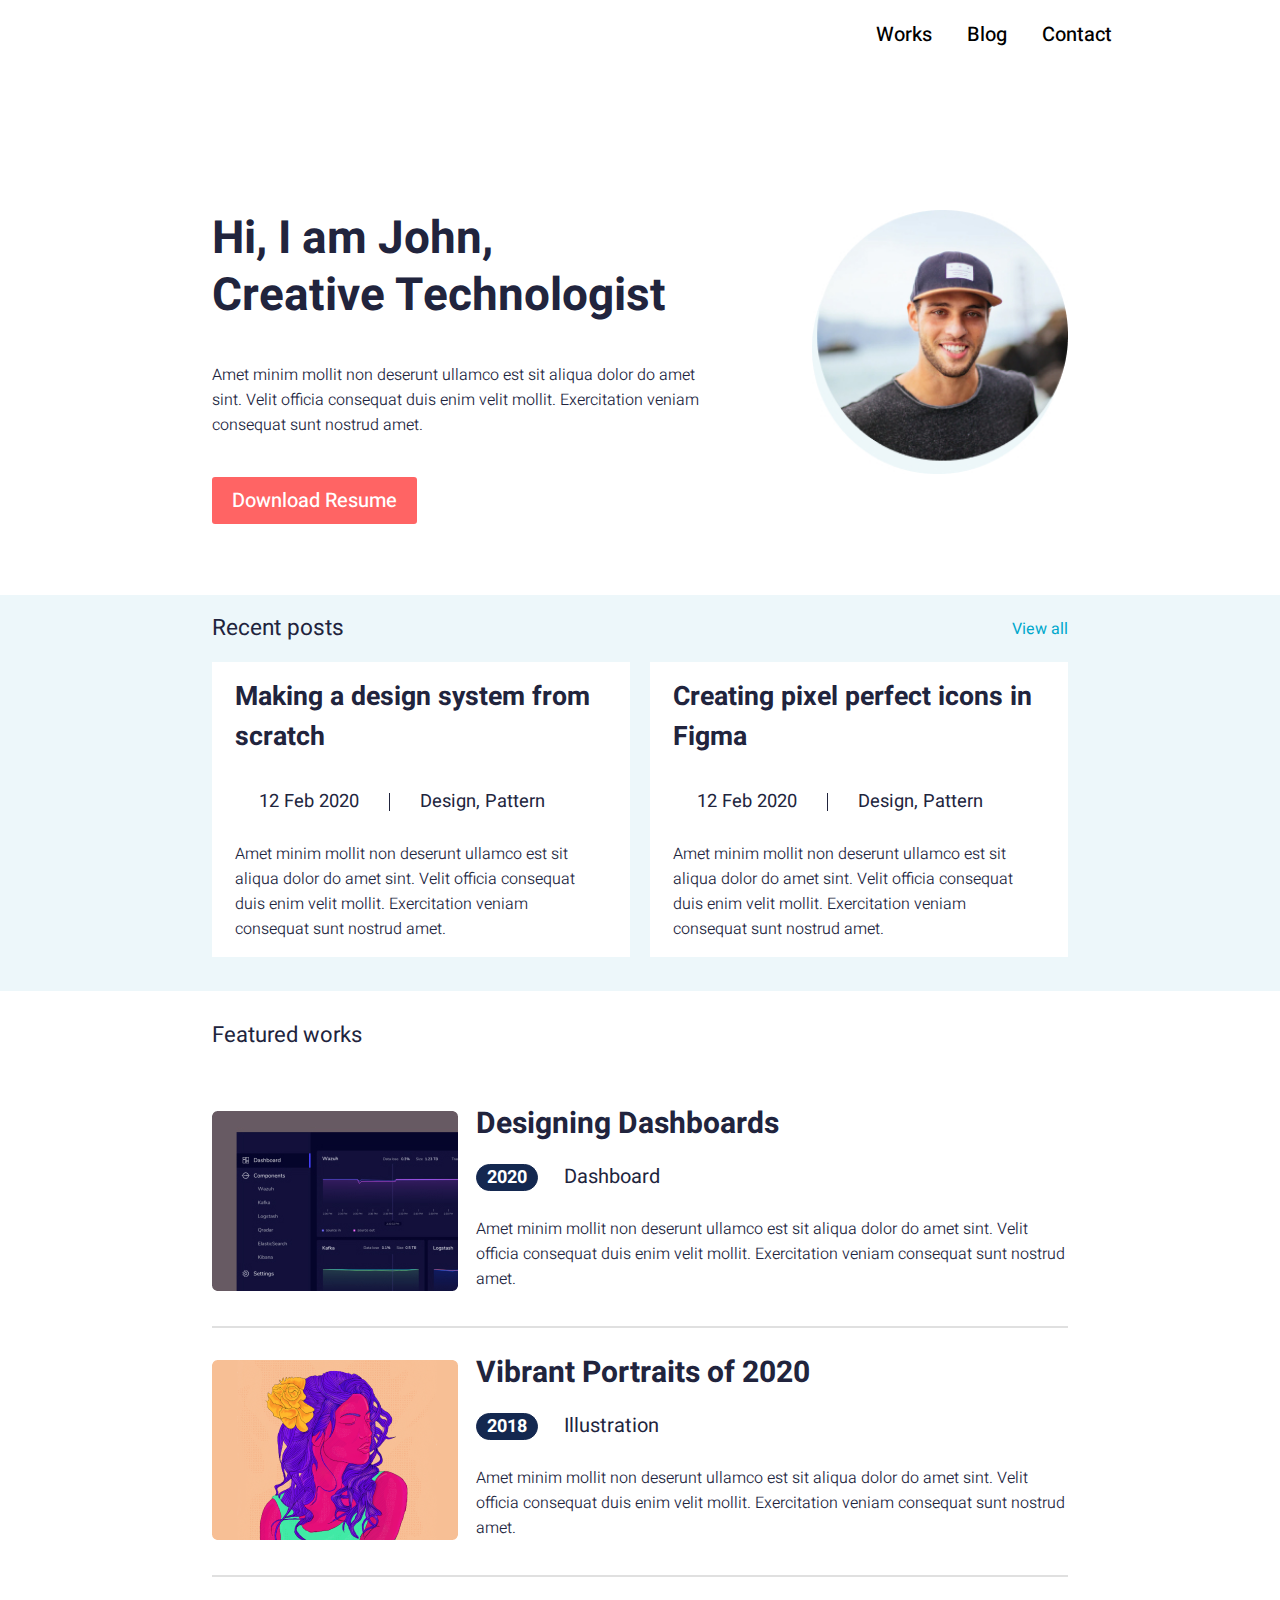
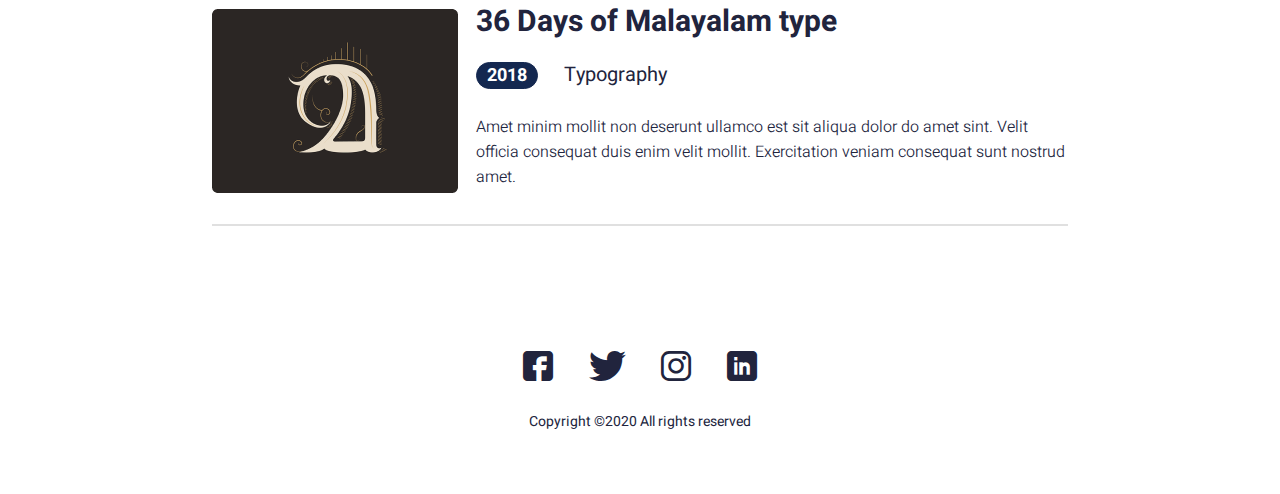
<file: index.html>
<!DOCTYPE html>
<html lang="en">

<head>
	<meta charset="UTF-8">
	<!-- <meta http-equiv="X-UA-Compatible" content="IE=edge"> -->
	<!-- <meta name="viewport" content="width=device-width, initial-scale=1, shrink-to-fit=no"> -->
	<link rel="stylesheet" type="text/css" href="css/style.css" />
	<link rel="stylesheet" type="text/css" href="css/iconsfont.css" />
	<!-- <meta name="viewport" content="width=device-width"> -->
	<title>HomePage</title>
</head>

<body class="body all">
	<header class="header">
		<div class="header__wrapper wrapper">
			<div class="header__container container">
				<div class="header__top">
					<ul class="header__menu">
						<li class="header__points"><a class="header__link" href="works.html">Works</a></li>
						<li class="header__points"><a class="header__link" href="blog.html">Blog</a>
						</li>
						<li class="header__points"><a class="header__link" href="#yak_contact">Contact</a></li>
					</ul>
				</div>
			</div>
		</div>
	</header>
	<div class="hi">
		<div class="hi__wrapper wrapper ">
			<div class="hi__container container">
				<div class="hi__down">
					<div class="hi__text">
						<div class="hi__heading heading">Hi, I am John, <br>	
							Creative Technologist</div>
						<div class="hi__paragraph">
							Amet minim mollit non deserunt ullamco est sit aliqua dolor do amet
							sint. Velit
							officia consequat
							duis enim velit mollit. Exercitation veniam consequat sunt
							nostrud amet.
						</div>
						<div class="hi__button">
							<a href="" class="hi__download">Download Resume</a>
						</div>
					</div>
					<div class="hi__photo">
						<img class="hi__avatar" src="img/avtor.jpg" alt="">
					</div>
				</div>
			</div>
		</div>
	</div>
	<div class="recent-posts">
		<div class="recent-posts__wrapper wrapper">
			<div class="recent-posts__container container">
				<div class="recent-posts__points points">
					<div class="recent-posts__name">Recent posts</div>
					<a class="recent-posts__view-all" href="">View all</a>
				</div>
				<div class="recent-posts__cards">
					<div class="recent-posts__card">
						<div class="recent-posts__card-heading heading">Making a design system from scratch</div>
						<div class="recent-posts__date-and-subject">
							<div class="recent-posts__date">12 Feb 2020</div>
							<div class="recent-posts__subject">Design, Pattern</div>
						</div>
						<div class="recent-posts__card-paragraph paragraph">Amet minim mollit non deserunt ullamco est
							sit
							aliqua
							dolor do amet sint. Velit officia consequat duis enim velit mollit. Exercitation veniam
							consequat
							sunt
							nostrud amet.</div>
					</div>
					<div class="recent-posts__card">
						<div class="recent-posts__card-heading heading">Creating pixel perfect icons in Figma</div>
						<div class="recent-posts__date-and-subject">
							<div class="recent-posts__date">12 Feb 2020</div>
							<div class="recent-posts__subject">Design, Pattern</div>
						</div>
						<div class="recent-posts__card-paragraph paragraph">Amet minim mollit non deserunt ullamco est
							sit
							aliqua
							dolor
							do amet sint. Velit officia consequat duis enim velit mollit. Exercitation veniam consequat
							sunt
							nostrud
							amet.</div>
					</div>
				</div>
			</div>
		</div>
	</div>
	<div class="featured-works">
		<div class="featured-works__wrapper wrapper">
			<div class="featured-works__container container">
				<div class="featured-works__subtitle subtitle">Featured works</div>
				<div class="featured-works__work">
					<div class="featured-works__photo">
						<img src="/img/work1.jpg" alt="">
					</div>
					<div class="featured-works__cards">
						<div class="featured-works__container-cards">
							<div class="featured-works__heading heading">Designing Dashboards</div>
							<div class="featured-works__date-and-subject">
								<div class="featured-works__date">2020</div>
								<div class="featured-works__subject">Dashboard</div>
							</div>
							<div class="featured-works__card-paragraph paragraph">Amet minim mollit non deserunt ullamco est
								sit
								aliqua
								dolor do amet sint. Velit officia consequat duis enim velit mollit. Exercitation veniam
								consequat
								sunt
								nostrud amet.</div>
						</div>
					</div>
				</div>
				<div class="featured-works__work">
					<div class="featured-works__photo">
						<img src="/img/work2.png" alt="">
					</div>
					<div class="featured-works__cards">
						<div class="featured-works__container-cards">
							<div class="featured-works__heading heading">Vibrant Portraits of 2020</div>
							<div class="featured-works__date-and-subject">
								<div class="featured-works__date">2018</div>
								<div class="featured-works__subject">Illustration</div>
							</div>
							<div class="featured-works__card-paragraph paragraph">Amet minim mollit non deserunt ullamco est
								sit
								aliqua
								dolor do amet sint. Velit officia consequat duis enim velit mollit. Exercitation veniam
								consequat
								sunt
								nostrud amet.</div>
						</div>
					</div>
				</div>
				<div class="featured-works__work">
					<div class="featured-works__photo">
						<img src="/img/work3.png" alt="">
					</div>
					<div class="featured-works__cards">
						<div class="featured-works__container-cards">
							<div class="featured-works__heading heading">36 Days of Malayalam type</div>
							<div class="featured-works__date-and-subject">
								<div class="featured-works__date">2018</div>
								<div class="featured-works__subject">Typography</div>
							</div>
							<div class="featured-works__card-paragraph paragraph">Amet minim mollit non deserunt ullamco est
								sit
								aliqua
								dolor do amet sint. Velit officia consequat duis enim velit mollit. Exercitation veniam
								consequat
								sunt
								nostrud amet.</div>
						</div>
					</div>
				</div>
			</div>
		</div>
	</div>
	<footer class="footer">
		<div id="yak_contact"></div>
		<div class="footer__wrapper wrapper">
			<div class="footer__container container">
				<div class="footer__group">
					<div class="footer__icons-container">
						<div class="footer__icons">
							<a href="" class="footer__icon _icon-fb"></a>
							<a href="" class="footer__icon _icon-Group"></a>
							<a href="" class="footer__icon _icon-insta"></a>
							<a href="" class="footer__icon _icon-Linkedin"></a>
						</div>
					</div>
					<div class="footer__copyright">
						Copyright ©2020 All rights reserved
					</div>
				</div>
			</div>
		</div>
	</footer>
</body>

</html>
</file>
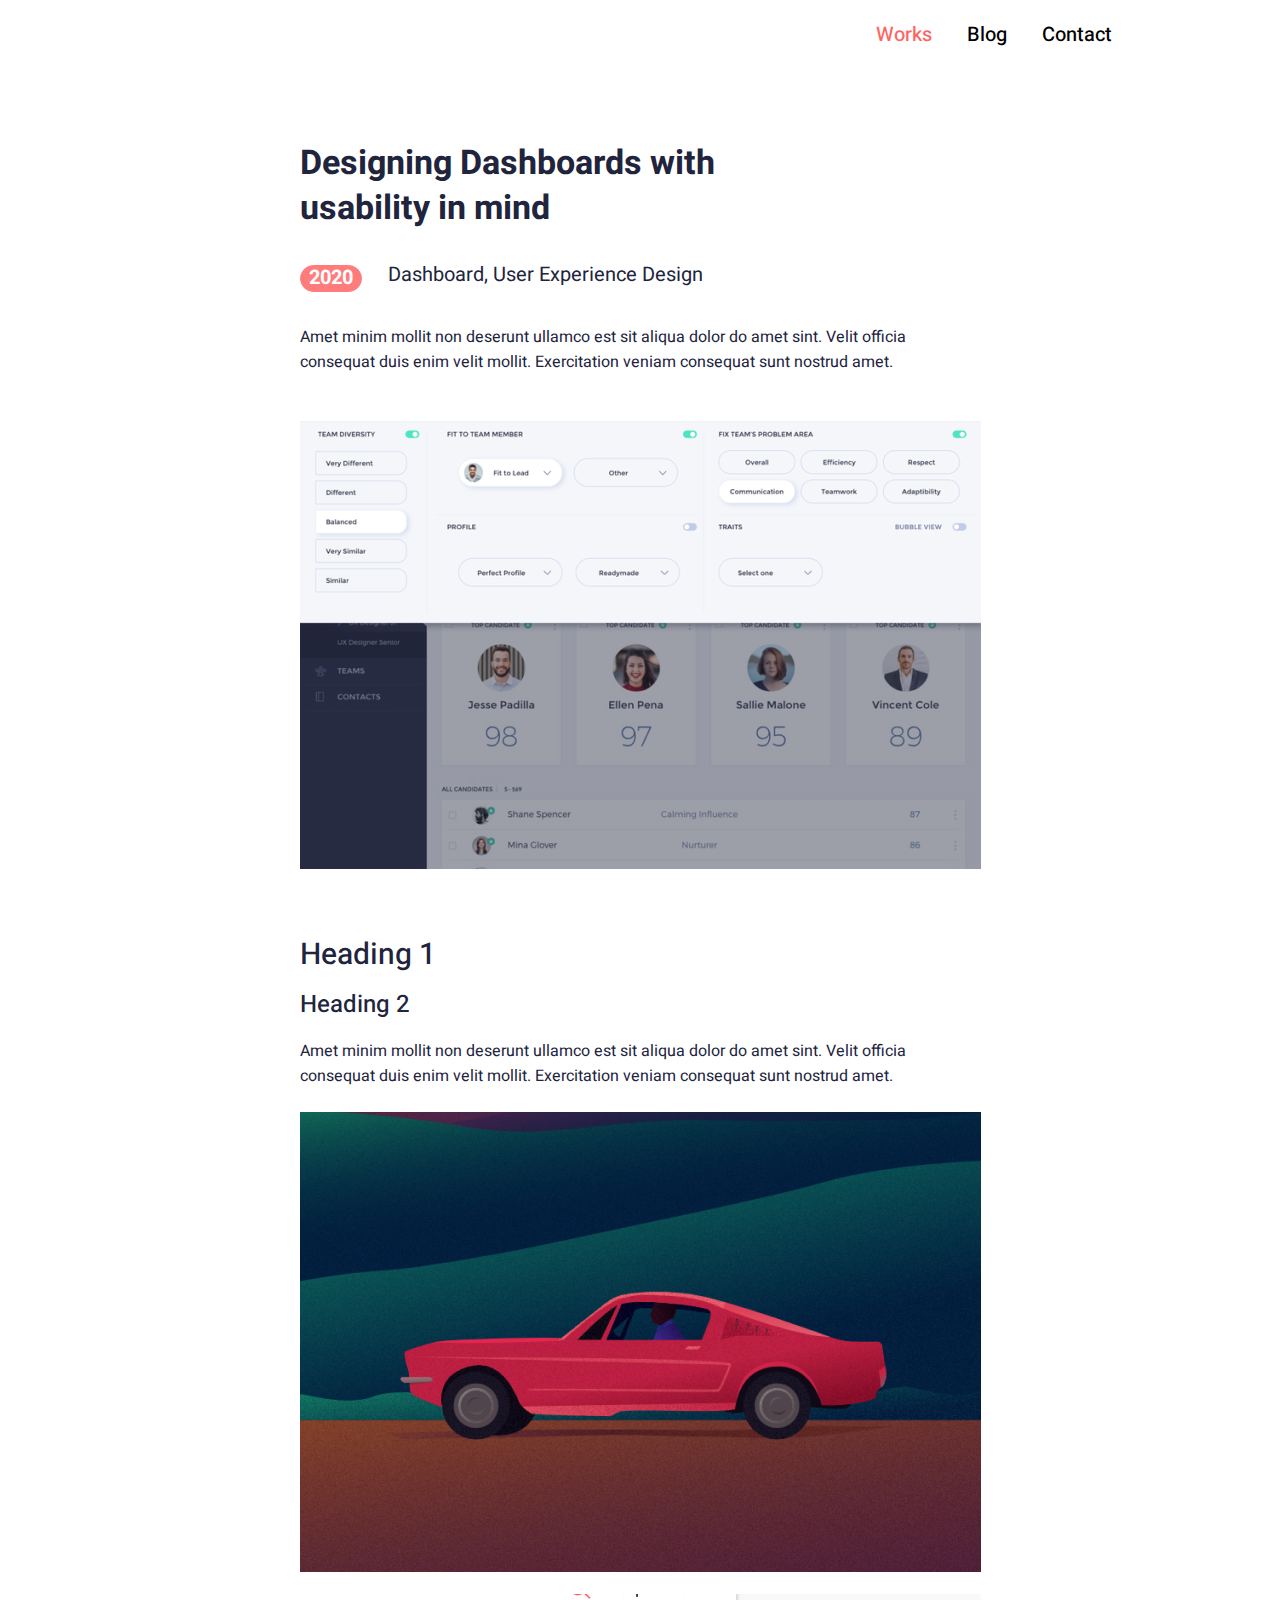
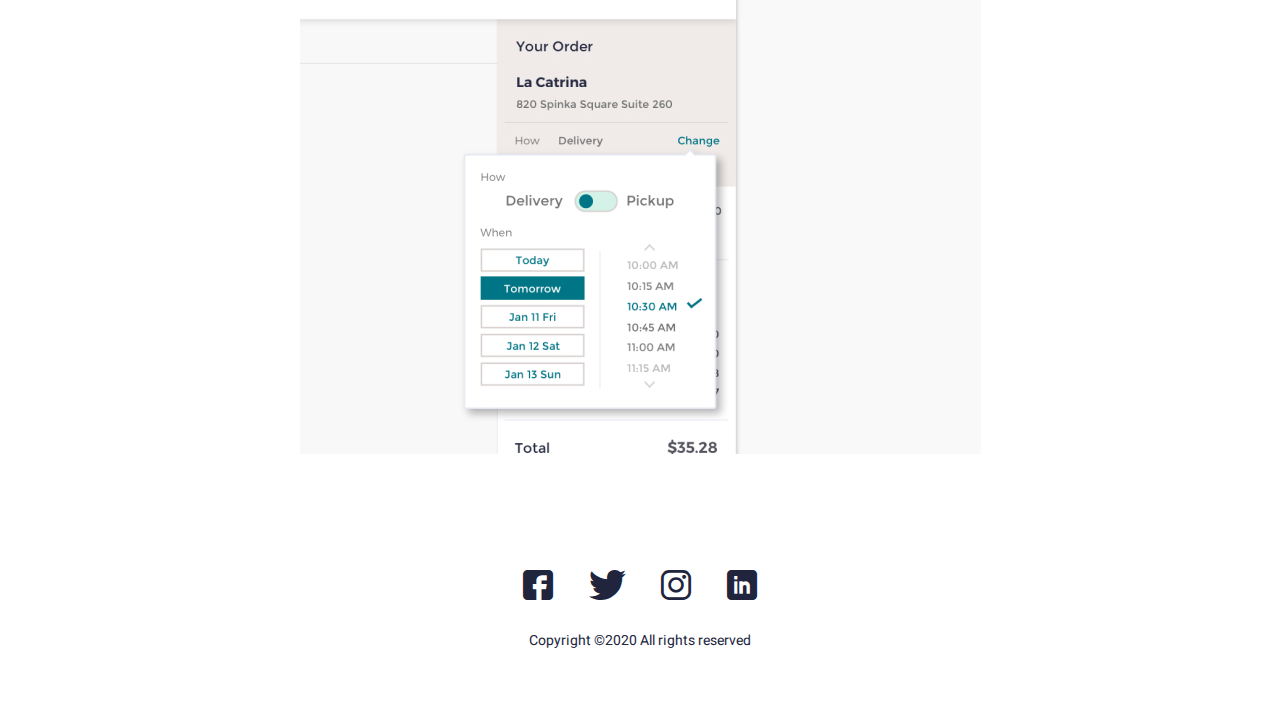
<file: Designing.html>
<!DOCTYPE html>
<html lang="en">

<head>
	<meta charset="UTF-8">
	<!-- <meta http-equiv="X-UA-Compatible" content="IE=edge"> -->
	<!-- <meta name="viewport" content="width=device-width, initial-scale=1, shrink-to-fit=no"> -->
	<link rel="stylesheet" type="text/css" href="css/style.css" />
	<link rel="stylesheet" type="text/css" href="css/iconsfont.css" />
	<!-- <meta name="viewport" content="width=device-width"> -->
	<title>HomePage</title>
</head>

<body class="body all">
	<header class="header">
		<div class="header__wrapper wrapper">
			<div class="header__container container">
				<div class="header__top">
					<ul class="header__menu">
						<li class="header__points"><a class="header__link active" href="works.html">Works</a></li>
						<li class="header__points"><a class="header__link" href="blog.html">Blog</a>
						</li>
						<li class="header__points"><a class="header__link" href="#yak_contact">Contact</a></li>
					</ul>
				</div>
			</div>
		</div>
	</header>
	<div class="works-designing">
		<div class="works-designing__wrapper">
			<div class="works-designing__container container">
				<div class="works-designing__card card-1">
					<div class="works-designing__heading">Designing Dashboards with usability in mind</div>
					<div class="works-designing__date-and-subject">
						<div class="works-designing__date">2020</div>
						<div class="works-designing__subject">Dashboard, User Experience Design</div>
					</div>
					<div class="works-designing__paragraph">Amet minim mollit non deserunt ullamco est sit aliqua dolor do
						amet sint. Velit officia consequat duis enim velit mollit. Exercitation veniam consequat sunt nostrud
						amet.</div>
						<div class="works-designing__photo"><img src="/img/designed.jpg" alt=""></div>
				</div>
				<div class="works-designing__card card-2">
					<div class="works-designing__heading-1">Heading 1</div>
					<div class="works-designing__heading-2">Heading 2</div>
					<div class="works-designing__paragraph">Amet minim mollit non deserunt ullamco est sit aliqua dolor do
						amet sint. Velit officia consequat duis enim velit mollit. Exercitation veniam consequat sunt nostrud
						amet.</div>
						<div class="works-designing__photo photo"><img src="/img/car.jpg" alt=""></div>
						<div class="works-designing__photo photo"><img src="/img/order.jpg" alt=""></div>
				</div>
			</div>
		</div>
	</div>
	</div>
	</div>
	</div>
	</div>
	<footer class="footer">
		<div id="yak_contact"></div>
		<div class="footer__wrapper wrapper">
			<div class="footer__container container">
				<div class="footer__group">
					<div class="footer__icons-container">
						<div class="footer__icons">
							<a href="" class="footer__icon _icon-fb"></a>
							<a href="" class="footer__icon _icon-Group"></a>
							<a href="" class="footer__icon _icon-insta"></a>
							<a href="" class="footer__icon _icon-Linkedin"></a>
						</div>
					</div>
					<div class="footer__copyright">
						Copyright ©2020 All rights reserved
					</div>
				</div>
			</div>
		</div>
	</footer>
</body>

</html>
</file>
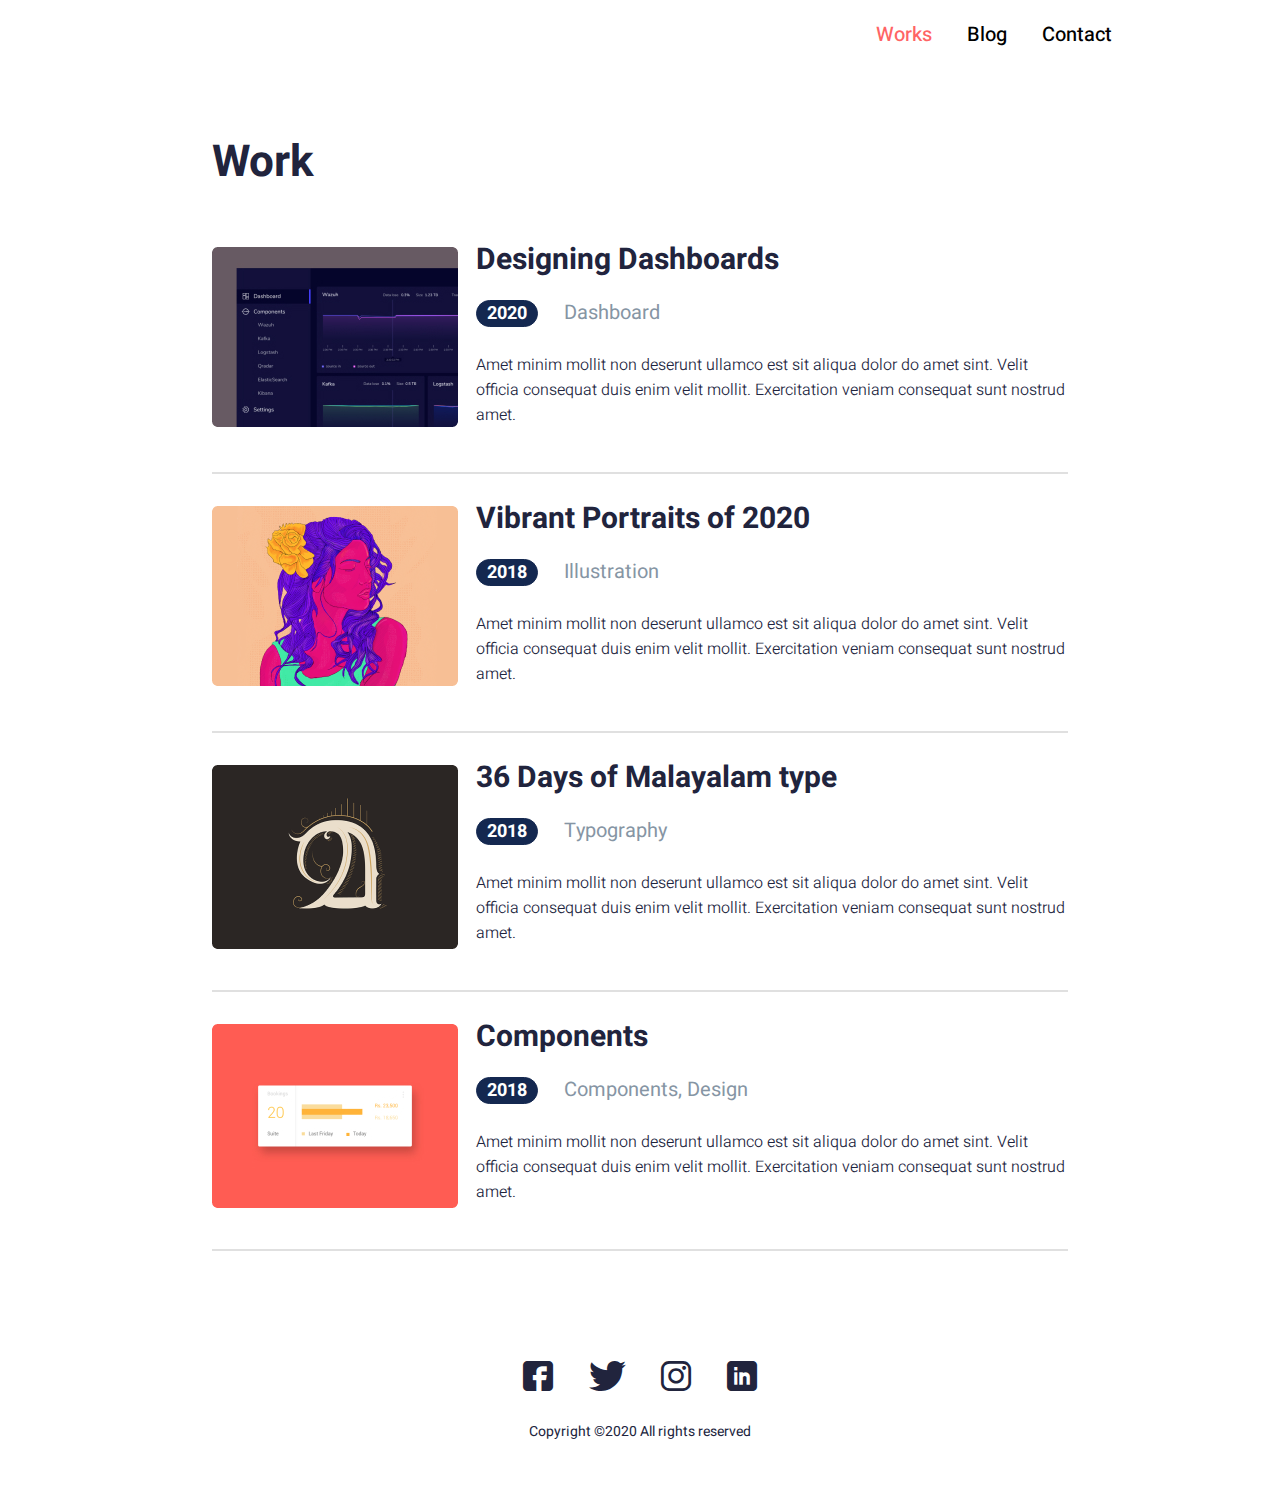
<file: works.html>
<!DOCTYPE html>
<html lang="en">

<head>
	<meta charset="UTF-8">
	<!-- <meta http-equiv="X-UA-Compatible" content="IE=edge"> -->
	<!-- <meta name="viewport" content="width=device-width, initial-scale=1, shrink-to-fit=no"> -->
	<link rel="stylesheet" type="text/css" href="css/style.css" />
	<link rel="stylesheet" type="text/css" href="css/iconsfont.css" />
	<!-- <meta name="viewport" content="width=device-width"> -->
	<title>HomePage</title>
</head>

<body class="body all">
	<header class="header">
		<div class="header__wrapper wrapper">
			<div class="header__container container">
				<div class="header__top">
					<ul class="header__menu">
						<li class="header__points"><a class="header__link active" href="works.html">Works</a></li>
						<li class="header__points"><a class="header__link" href="blog.html">Blog</a>
						</li>
						<li class="header__points"><a class="header__link" href="#yak_contact">Contact</a></li>
					</ul>
				</div>
			</div>
		</div>
	</header>
	<div class="works">
		<div class="works__wrapper wrapper">
			<div class="works__container container">
				<div class="works__title title">Work</div>
				<div class="works__work">
					<div class="works__photo">
						<img src="/img/work1.jpg" alt="">
					</div>
					<div class="works__cards">
						<div class="works__container-cards">
							<div class="works__heading heading"><a class="works__link" href="Designing.html">Designing
									Dashboards</a></div>
							<div class="works__date-and-subject">
								<div class="works__date">2020</div>
								<div class="works__subject">Dashboard</div>
							</div>
							<div class="works__card-paragraph paragraph">Amet minim mollit non deserunt ullamco est
								sit
								aliqua
								dolor do amet sint. Velit officia consequat duis enim velit mollit. Exercitation veniam
								consequat
								sunt
								nostrud amet.</div>
						</div>
					</div>
				</div>
				<div class="works__work">
					<div class="works__photo">
						<img src="/img/work2.png" alt="">
					</div>
					<div class="works__cards">
						<div class="works__container-cards">
							<div class="works__heading heading"><a class="works__link" href="">Vibrant Portraits of 2020</a>
							</div>
							<div class="works__date-and-subject">
								<div class="works__date">2018</div>
								<div class="works__subject">Illustration</div>
							</div>
							<div class="works__card-paragraph paragraph">Amet minim mollit non deserunt ullamco est
								sit
								aliqua
								dolor do amet sint. Velit officia consequat duis enim velit mollit. Exercitation veniam
								consequat
								sunt
								nostrud amet.</div>
						</div>
					</div>
				</div>
				<div class="works__work">
					<div class="works__photo">
						<img src="/img/work3.png" alt="">
					</div>
					<div class="works__cards">
						<div class="works__container-cards">
							<div class="works__heading heading"><a class="works__link" href="">36 Days of Malayalam type</a>
							</div>
							<div class="works__date-and-subject">
								<div class="works__date">2018</div>
								<div class="works__subject">Typography</div>
							</div>
							<div class="works__card-paragraph paragraph">Amet minim mollit non deserunt ullamco est
								sit
								aliqua
								dolor do amet sint. Velit officia consequat duis enim velit mollit. Exercitation veniam
								consequat
								sunt
								nostrud amet.</div>
						</div>
					</div>
				</div>
				<div class="works__work">
					<div class="works__photo">
						<img src="/img/work4.jpg" alt="">
					</div>
					<div class="works__cards">
						<div class="works__container-cards">
							<div class="works__heading heading"><a class="works__link" href="">Components</a></div>
							<div class="works__date-and-subject">
								<div class="works__date">2018</div>
								<div class="works__subject">Components, Design</div>
							</div>
							<div class="works__card-paragraph paragraph">Amet minim mollit non deserunt ullamco est
								sit
								aliqua
								dolor do amet sint. Velit officia consequat duis enim velit mollit. Exercitation veniam
								consequat
								sunt
								nostrud amet.</div>
						</div>
					</div>
				</div>
			</div>
		</div>
	</div>
	</div>
	</div>
	</div>
	<footer class="footer">
		<div id="yak_contact"></div>
		<div class="footer__wrapper wrapper">
			<div class="footer__container container">
				<div class="footer__group">
					<div class="footer__icons-container">
						<div class="footer__icons">
							<a href="" class="footer__icon _icon-fb"></a>
							<a href="" class="footer__icon _icon-Group"></a>
							<a href="" class="footer__icon _icon-insta"></a>
							<a href="" class="footer__icon _icon-Linkedin"></a>
						</div>
					</div>
					<div class="footer__copyright">
						Copyright ©2020 All rights reserved
					</div>
				</div>
			</div>
		</div>
	</footer>
</body>

</html>
</file>
<file: css/style.css>
@charset "UTF-8";
@import url(https://fonts.googleapis.com/css?family=Heebo:regular,500,700,900&display=swap);
* {
  padding: 0;
  margin: 0;
  border: 0;
}

*,
*:before,
*:after {
  -webkit-box-sizing: border-box;
  box-sizing: border-box;
}

:focus,
:active {
  outline: none;
}

a:focus,
a:active {
  outline: none;
}

nav,
footer,
header,
aside {
  display: block;
}

html,
body {
  height: 100%;
  width: 100%;
  font-size: 100%;
  line-height: 1;
  font-size: 14px;
  -ms-text-size-adjust: 100%;
  -moz-text-size-adjust: 100%;
  -webkit-text-size-adjust: 100%;
}

input,
button,
textarea {
  font-family: inherit;
}

input::-ms-clear {
  display: none;
}

/*убирает крестик в поле интернет эксплоуэр*/
button {
  cursor: pointer;
}

button::-moz-focus-inner {
  padding: 0;
  border: 0;
}

/*убирает лишние отступы и пробелы в кнопкахбраузера фокс*/
a,
a:visited {
  text-decoration: none;
}

a:hover {
  text-decoration: none;
}

ul li {
  list-style: none;
}

img {
  vertical-align: top;
}

h1,
h2,
h3,
h4,
h5,
h6 {
  font-size: inherit;
  font-weight: 400;
}

.header__menu {
  text-align: center;
  padding: 0;
  display: -webkit-box;
  display: -ms-flexbox;
  display: flex;
  -webkit-box-pack: justify;
      -ms-flex-pack: justify;
          justify-content: space-between;
  min-width: 236px;
}

.header__container {
  min-width: 944px;
}

.header__top {
  height: 70px;
  display: -webkit-box;
  display: -ms-flexbox;
  display: flex;
  -webkit-box-pack: end;
      -ms-flex-pack: end;
          justify-content: flex-end;
  -webkit-box-align: center;
      -ms-flex-align: center;
          align-items: center;
}

.header__content {
  -webkit-box-flex: 1;
      -ms-flex: 1 1 auto;
          flex: 1 1 auto;
}

.header__points {
  list-style-type: none;
}

.header__link {
  text-decoration: none;
  font-size: 20px;
  font-weight: 500;
  color: black;
}

.hi__down {
  padding-top: 140px;
  display: -webkit-box;
  display: -ms-flexbox;
  display: flex;
  min-height: 386px;
}

.hi__text {
  margin: 0px 109px 0px 0px;
  word-break: keep-all;
  display: -webkit-box;
  display: -ms-flexbox;
  display: flex;
  -webkit-box-orient: vertical;
  -webkit-box-direction: normal;
      -ms-flex-direction: column;
          flex-direction: column;
  -webkit-box-pack: justify;
      -ms-flex-pack: justify;
          justify-content: space-between;
  min-height: 385px;
  text-align: left;
}

@media (max-width: 868px) {
  .hi__text {
    margin-right: 0px 0px 0px 0px;
  }
}

.hi__heading {
  min-width: 440px;
  font-size: 44px;
  line-height: 125%;
  font-size: calc(32px + 12 * ((100vw - 320px) / 832));
}

.hi__paragraph {
  font-size: 16px;
  font-weight: 300;
  min-height: 66px;
  line-height: 25px;
}

.hi__photo {
  pointer-events: none;
  -webkit-box-flex: 0;
      -ms-flex: 0 0 243px;
          flex: 0 0 243px;
}

.hi__avatar {
  min-width: 256px;
}

.hi__download {
  display: -webkit-inline-box;
  display: -ms-inline-flexbox;
  display: inline-flex;
  -webkit-box-align: center;
      -ms-flex-align: center;
          align-items: center;
  padding: 0px 20px;
  border-radius: 3px;
  max-width: 208px;
  min-height: 47px;
  background-color: #ff6464;
  font-size: 20px;
  color: white;
  font-weight: 500;
  text-decoration: none;
}

.hi__button {
  margin-bottom: 71px;
  font-size: 20px;
  font-weight: 500;
  white-space: nowrap;
}

.recent-posts__container {
  height: 396px;
}

.recent-posts__wrapper {
  background: #edf7fa;
}

.recent-posts__points {
  display: -webkit-box;
  display: -ms-flexbox;
  display: flex;
  -webkit-box-pack: justify;
      -ms-flex-pack: justify;
          justify-content: space-between;
  -webkit-box-align: center;
      -ms-flex-align: center;
          align-items: center;
  min-height: 67px;
}

.recent-posts__name {
  font-size: 22;
  font-size: calc(18px + 4 * ((100vw - 320px) / 832));
}

.recent-posts__view-all {
  font-size: 16px;
  text-decoration: none;
  color: #00a8cc;
}

.recent-posts__cards {
  display: -webkit-box;
  display: -ms-flexbox;
  display: flex;
  -webkit-box-pack: justify;
      -ms-flex-pack: justify;
          justify-content: space-between;
  min-width: 856px;
}

.recent-posts__card {
  background: white;
  max-width: 418px;
  min-height: 295px;
  display: -webkit-box;
  display: -ms-flexbox;
  display: flex;
  -ms-flex-pack: distribute;
      justify-content: space-around;
  -webkit-box-orient: vertical;
  -webkit-box-direction: normal;
      -ms-flex-direction: column;
          flex-direction: column;
  padding-left: 23px;
}

.recent-posts__card-heading {
  font-size: 26px;
  line-height: 40px;
  height: 85px;
  font-size: calc(22px + 4 * ((100vw - 320px) / 832));
}

.recent-posts__date-and-subject {
  padding-left: 24px;
  min-width: 308px;
  display: -webkit-box;
  display: -ms-flexbox;
  display: flex;
  -ms-flex-wrap: nowrap;
      flex-wrap: nowrap;
}

.recent-posts__date {
  padding-right: 30px;
  font-size: 18px;
  font-size: calc(16px + 2 * ((100vw - 320px) / 832));
}

.recent-posts__subject {
  padding-left: 30px;
  border-left: 1px solid #21243d;
  font-size: 18px;
  font-size: calc(16px + 2 * ((100vw - 320px) / 832));
}

.recent-posts__card-paragraph {
  font-size: 16px;
  line-height: 25px;
  min-width: 368px;
  font-size: calc(16px + 0 * ((100vw - 320px) / 832));
  padding-right: 50px;
}

.featured-works {
  height: 844px;
}

.featured-works__container {
  height: 844px;
}

.featured-works__subtitle {
  height: 74px;
}

.featured-works__work {
  min-height: 247px;
  border-bottom: 2px solid #e0e0e0;
  display: -webkit-box;
  display: -ms-flexbox;
  display: flex;
}

.featured-works__photo {
  padding-top: 32px;
}

.featured-works__cards {
  display: -webkit-box;
  display: -ms-flexbox;
  display: flex;
  height: 247px;
  line-height: 25px;
}

.featured-works__container-cards {
  margin-top: 33px;
  -webkit-box-pack: justify;
      -ms-flex-pack: justify;
          justify-content: space-between;
  -webkit-box-orient: vertical;
  -webkit-box-direction: normal;
      -ms-flex-direction: column;
          flex-direction: column;
  height: 180px;
  display: -webkit-box;
  display: -ms-flexbox;
  display: flex;
  padding-left: 18px;
}

.featured-works__date-and-subject {
  display: -webkit-box;
  display: -ms-flexbox;
  display: flex;
}

.featured-works__date {
  font-size: 18px;
  margin-right: 26px;
  border: solid 1px #142850;
  background: #142850;
  color: #ffffff;
  font-weight: bold;
  min-width: 62px;
  text-align: center;
  border-radius: 20px;
}

.featured-works__subject {
  font-size: 20px;
  display: inline;
}

.featured-works__heading {
  font-size: 30px;
}

.footer__group {
  margin-top: 51px;
  min-height: 208px;
  display: -webkit-box;
  display: -ms-flexbox;
  display: flex;
  -webkit-box-pack: center;
      -ms-flex-pack: center;
          justify-content: center;
  -webkit-box-orient: vertical;
  -webkit-box-direction: normal;
      -ms-flex-direction: column;
          flex-direction: column;
}

.footer__icons {
  min-width: 234px;
  display: -webkit-inline-box;
  display: -ms-inline-flexbox;
  display: inline-flex;
  -webkit-box-pack: justify;
      -ms-flex-pack: justify;
          justify-content: space-between;
}

.footer__icons-container {
  display: -webkit-box;
  display: -ms-flexbox;
  display: flex;
  -webkit-box-pack: center;
      -ms-flex-pack: center;
          justify-content: center;
  min-width: 856px;
  margin-bottom: 30px;
}

.footer__icon {
  font-size: 30px;
  color: #21243d;
}

.footer__copyright {
  min-width: 856px;
  text-align: center;
  font-size: 14px;
}

.blog {
  margin-top: 71px;
}

.blog__container {
  min-height: 751px;
}

.blog__points {
  display: -webkit-box;
  display: -ms-flexbox;
  display: flex;
  -webkit-box-pack: justify;
      -ms-flex-pack: justify;
          justify-content: space-between;
  -webkit-box-align: center;
      -ms-flex-align: center;
          align-items: center;
  min-height: 67px;
}

.blog__name {
  font-size: 44px;
  margin-bottom: 58px;
}

.blog__view-all {
  font-size: 16px;
  text-decoration: none;
  color: #00a8cc;
}

.blog__cards {
  display: -webkit-box;
  display: -ms-flexbox;
  display: flex;
  -webkit-box-orient: vertical;
  -webkit-box-direction: normal;
      -ms-flex-direction: column;
          flex-direction: column;
}

.blog__card {
  background: white;
  min-height: 212px;
  display: -webkit-box;
  display: -ms-flexbox;
  display: flex;
  -ms-flex-pack: distribute;
      justify-content: space-around;
  -webkit-box-orient: vertical;
  -webkit-box-direction: normal;
      -ms-flex-direction: column;
          flex-direction: column;
  border-bottom: 1px solid #e0e0e0;
}

.blog__card-heading {
  padding-top: 21px;
  font-size: 26px;
  line-height: 40px;
}

.blog__date-and-subject {
  display: -webkit-box;
  display: -ms-flexbox;
  display: flex;
  -ms-flex-wrap: nowrap;
      flex-wrap: nowrap;
}

.blog__date {
  padding-right: 30px;
  font-size: 18px;
}

.blog__subject {
  padding-left: 30px;
  border-left: 1px solid #21243d;
  font-size: 18px;
  color: #8695a4;
}

.blog__card-paragraph {
  font-size: 16px;
  line-height: 25px;
}

.blog__link {
  color: #21243d;
}

.works {
  margin-top: 71px;
  height: 1044px;
  margin-bottom: 60px;
}

.works__link {
  color: #21243d;
}

.works__title {
  height: 74px;
}

.works__work {
  min-height: 247px;
  border-bottom: 2px solid #e0e0e0;
  display: -webkit-box;
  display: -ms-flexbox;
  display: flex;
  padding-bottom: 10px;
}

.works__photo {
  padding-top: 32px;
}

.works__cards {
  display: -webkit-box;
  display: -ms-flexbox;
  display: flex;
  height: 247px;
  line-height: 25px;
}

.works__container-cards {
  margin-top: 33px;
  -webkit-box-pack: justify;
      -ms-flex-pack: justify;
          justify-content: space-between;
  display: -webkit-box;
  display: -ms-flexbox;
  display: flex;
  -webkit-box-orient: vertical;
  -webkit-box-direction: normal;
      -ms-flex-direction: column;
          flex-direction: column;
  height: 180px;
  display: flex;
  padding-left: 18px;
}

.works__date-and-subject {
  display: -webkit-box;
  display: -ms-flexbox;
  display: flex;
}

.works__date {
  font-size: 18px;
  margin-right: 26px;
  border: solid 1px #142850;
  background: #142850;
  color: #ffffff;
  font-weight: bold;
  width: 62px;
  text-align: center;
  border-radius: 20px;
}

.works__subject {
  font-size: 20px;
  display: inline;
  color: #8695a4;
}

.works__heading {
  font-size: 30px;
}

.works-designing {
  margin-top: 71px;
}

.works-designing__container {
  max-width: 681px !important;
}

.works-designing__card {
  min-height: 728px;
  display: -webkit-box;
  display: -ms-flexbox;
  display: flex;
  -webkit-box-orient: vertical;
  -webkit-box-direction: normal;
      -ms-flex-direction: column;
          flex-direction: column;
  -webkit-box-pack: justify;
      -ms-flex-pack: justify;
          justify-content: space-between;
}

.works-designing__heading {
  width: 438px;
  font-size: 34px;
  font-weight: bold;
  line-height: 45px;
}

.works-designing__date-and-subject {
  display: -webkit-box;
  display: -ms-flexbox;
  display: flex;
  font-size: 20px;
}

.works-designing__date {
  padding: 2.5px;
  margin-right: 26px;
  border: solid 1px #ff7c7c;
  background: #ff7c7c;
  color: #ffffff;
  font-weight: bold;
  width: 62px;
  text-align: center;
  border-radius: 20px;
}

.works-designing__subject {
  color: #21243d;
}

.works-designing__paragraph {
  font-size: 16px;
  width: 665px;
  line-height: 25px;
}

.works-designing__heading-1 {
  font-size: 30px;
  font-weight: 500;
}

.works-designing__heading-2 {
  font-weight: 500;
  font-size: 24px;
}

.active {
  color: #ff6464;
}

.card-1 {
  margin-bottom: 71px;
}

.photo-2 {
  margin-top: 36px;
}

.card-2 {
  min-height: 1114px;
}

.heading {
  font-weight: bold;
}

.all {
  color: #21243d;
  font-family: heebo;
}

.paragraph {
  font-size: 16px;
  font-weight: 300;
}

.container {
  max-width: 856px;
  margin: 0 auto;
  display: -webkit-box;
  display: -ms-flexbox;
  display: flex;
  -webkit-box-orient: vertical;
  -webkit-box-direction: normal;
      -ms-flex-direction: column;
          flex-direction: column;
  -webkit-box-flex: 0;
      -ms-flex: 0 0 auto;
          flex: 0 0 auto;
}

@media (max-width: 868px) {
  .container {
    max-width: 970px;
  }
}

@media (max-width: 767.98px) {
  .container {
    max-width: none;
    padding: 0 10px;
  }
}

.wrapper {
  display: -webkit-box;
  display: -ms-flexbox;
  display: flex;
  width: 100%;
  min-height: 100%;
  -webkit-box-orient: vertical;
  -webkit-box-direction: normal;
      -ms-flex-direction: column;
          flex-direction: column;
}

.name {
  font-size: 22px;
}

.title {
  font-size: 44px;
  font-weight: bold;
}

.subtitle {
  font-size: 22px;
  height: 88px;
  display: -webkit-box;
  display: -ms-flexbox;
  display: flex;
  -webkit-box-align: center;
      -ms-flex-align: center;
          align-items: center;
}

.center {
  display: -webkit-box;
  display: -ms-flexbox;
  display: flex;
  -webkit-box-pack: center;
      -ms-flex-pack: center;
          justify-content: center;
}
</file>
<file: css/iconsfont.css>
@font-face {
  font-family: 'icons';
  src:
    url('../fonts/icons.ttf?iuzibc') format('truetype'),
    url('../fonts/icons.woff?iuzibc') format('woff'),
    url('../fonts/icons.svg?iuzibc#icons') format('svg');
  font-weight: normal;
  font-style: normal;
  font-display: block;
}

[class^="_icon-"]::before, [class*=" _icon-"]::before {
  /* use !important to prevent issues with browser extensions that change fonts */
  font-family: 'icons' !important;
  speak: never;
  font-style: normal;
  font-weight: normal;
  font-variant: normal;
  text-transform: none;
  line-height: 1;

  /* Better Font Rendering =========== */
  -webkit-font-smoothing: antialiased;
  -moz-osx-font-smoothing: grayscale;
}

._icon-fb:before {
  content: "\e900";
}
._icon-Group:before {
  content: "\e901";
}
._icon-insta:before {
  content: "\e902";
}
._icon-Linkedin:before {
  content: "\e903";
}
</file>
